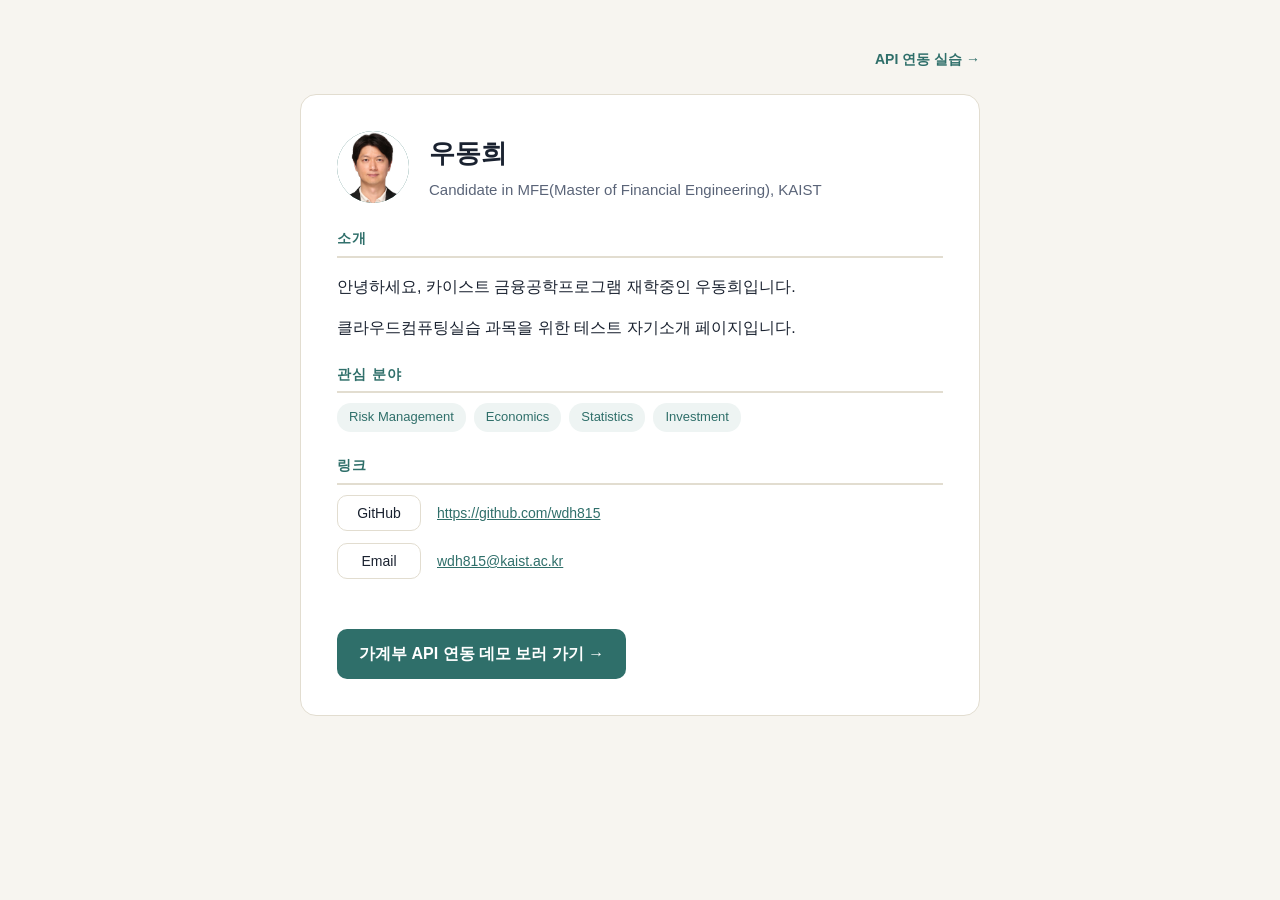
<file: expense-frontend/index.html>
<!DOCTYPE html>
<html lang="ko">
<head>
<meta charset="UTF-8">
<meta name="viewport" content="width=device-width, initial-scale=1.0">
<title>개인 소개</title>
<link rel="stylesheet" href="style.css">
</head>
<body>
<div class="page">
  <nav class="nav">
    <a href="demo.html">API 연동 실습 →</a>
  </nav>

  <div class="profile-card">
    <div class="profile-header">
      <img class="avatar" src="profile.jpg" alt="우동희 프로필 사진">
      <div>
        <h1>우동희</h1>
        <p class="tagline">Candidate in MFE(Master of Financial Engineering), KAIST </p>
      </div>
    </div>

    <div class="section">
      <h2>소개</h2>
      <p>안녕하세요, 카이스트 금융공학프로그램 재학중인 우동희입니다.</p> 
      <p>클라우드컴퓨팅실습 과목을 위한 테스트 자기소개 페이지입니다.</p>
    </div>

    <div class="section">
      <h2>관심 분야</h2>
      <div class="tags">
        <span>Risk Management</span>
        <span>Economics</span>
        <span>Statistics</span>
        <span>Investment</span>
      </div>
    </div>

    <div class="section">
      <h2>링크</h2>
      <div class="links">
        <div class="link-row">
          <a href="https://github.com/wdh815" target="_blank" rel="noopener">GitHub</a>
          <a class="link-url" href="https://github.com/wdh815" target="_blank" rel="noopener">https://github.com/wdh815</a>
        </div>
        <div class="link-row">
          <a href="mailto:wdh815@kaist.ac.kr">Email</a>
          <a class="link-url" href="mailto:wdh815@kaist.ac.kr">wdh815@kaist.ac.kr</a>
        </div>
      </div>
    </div>

    <a class="cta" href="demo.html">가계부 API 연동 데모 보러 가기 →</a>
  </div>
</div>
</body>
</html>
</file>
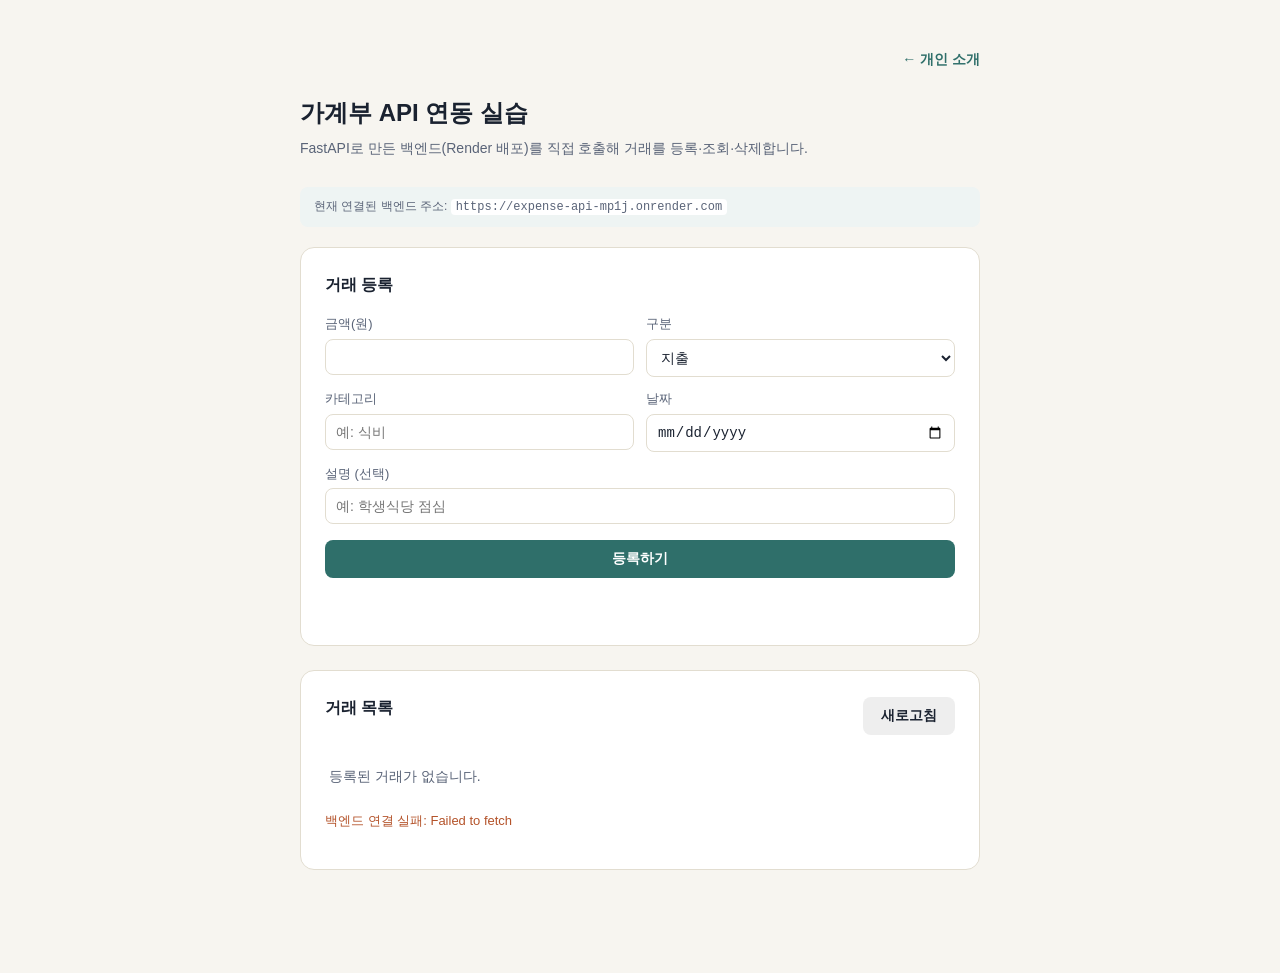
<file: expense-frontend/demo.html>
<!DOCTYPE html>
<html lang="ko">
<head>
<meta charset="UTF-8">
<meta name="viewport" content="width=device-width, initial-scale=1.0">
<title>API 연동 실습</title>
<link rel="stylesheet" href="style.css">
</head>
<body>
<div class="page">
  <nav class="nav">
    <a href="index.html">← 개인 소개</a>
  </nav>

  <h1 class="demo-title">가계부 API 연동 실습</h1>
  <p class="subtitle">FastAPI로 만든 백엔드(Render 배포)를 직접 호출해 거래를 등록·조회·삭제합니다.</p>

  <p class="api-note">현재 연결된 백엔드 주소: <code id="api-base-label"></code></p>

  <div class="card">
    <h2>거래 등록</h2>
    <form class="tx-form" id="transaction-form">
      <div>
        <label for="amount">금액(원)</label>
        <input type="number" id="amount" name="amount" min="1" step="1" required>
      </div>
      <div>
        <label for="type">구분</label>
        <select id="type" name="type" required>
          <option value="expense">지출</option>
          <option value="income">수입</option>
        </select>
      </div>
      <div>
        <label for="category">카테고리</label>
        <input type="text" id="category" name="category" maxlength="50" placeholder="예: 식비" required>
      </div>
      <div>
        <label for="occurred_on">날짜</label>
        <input type="date" id="occurred_on" name="occurred_on" required>
      </div>
      <div class="full">
        <label for="description">설명 (선택)</label>
        <input type="text" id="description" name="description" maxlength="200" placeholder="예: 학생식당 점심">
      </div>
      <button type="submit" class="submit-btn">등록하기</button>
    </form>
    <p class="status" id="form-status"></p>
  </div>

  <div class="card">
    <div class="list-header">
      <h2>거래 목록</h2>
      <button type="button" class="refresh-btn" id="refresh-btn">새로고침</button>
    </div>
    <ul class="tx-list" id="transaction-list"></ul>
    <p class="status" id="list-status"></p>
  </div>
</div>

<script src="script.js"></script>
</body>
</html>
</file>
<file: expense-frontend/style.css>
:root {
  --ink: #1a2230;
  --ink-soft: #5a6478;
  --paper: #f7f5f0;
  --card: #ffffff;
  --line: #e2ddd0;
  --accent: #2f6f6a;
  --accent-2: #b4532a;
  --income: #2f6f6a;
  --expense: #b4532a;
}

* { box-sizing: border-box; }

body {
  margin: 0;
  background: var(--paper);
  color: var(--ink);
  font-family: "Pretendard", -apple-system, BlinkMacSystemFont, "Malgun Gothic",
    "Apple SD Gothic Neo", "Noto Sans KR", sans-serif;
  line-height: 1.6;
}

.page {
  max-width: 720px;
  margin: 0 auto;
  padding: 48px 20px 80px;
}

.nav {
  display: flex;
  justify-content: flex-end;
  gap: 12px;
  margin-bottom: 24px;
  font-size: 14px;
}

.nav a {
  color: var(--accent);
  text-decoration: none;
  font-weight: 600;
}

.nav a:hover { text-decoration: underline; }

/* 개인 소개 페이지 */
.profile-card {
  background: var(--card);
  border: 1px solid var(--line);
  border-radius: 16px;
  padding: 36px;
}

.profile-header {
  display: flex;
  align-items: center;
  gap: 20px;
  margin-bottom: 24px;
}

.avatar {
  width: 72px;
  height: 72px;
  border-radius: 50%;
  background: var(--accent);
  color: #fff;
  display: flex;
  align-items: center;
  justify-content: center;
  font-size: 28px;
  font-weight: 700;
  flex-shrink: 0;
  object-fit: cover;
  object-position: center 20%;
}

.profile-header h1 { margin: 0 0 4px; font-size: 26px; }
.profile-header .tagline { margin: 0; color: var(--ink-soft); font-size: 15px; }

.section { margin: 22px 0; }
.section h2 {
  font-size: 14px;
  letter-spacing: 1px;
  text-transform: uppercase;
  color: var(--accent);
  border-bottom: 2px solid var(--line);
  padding-bottom: 6px;
  margin-bottom: 10px;
}

.tags { display: flex; flex-wrap: wrap; gap: 8px; }
.tags span {
  background: #eef4f3;
  color: var(--accent);
  font-size: 13px;
  padding: 4px 12px;
  border-radius: 14px;
}

.links { display: flex; flex-direction: column; gap: 12px; }
.link-row { display: flex; align-items: center; gap: 16px; }
.links a {
  color: var(--ink);
  text-decoration: none;
  font-size: 14px;
  border: 1px solid var(--line);
  padding: 6px 14px;
  border-radius: 10px;
  min-width: 84px;
  text-align: center;
}
.links a:hover { border-color: var(--accent); color: var(--accent); }
.links a.link-url {
  color: var(--accent);
  border: none;
  padding: 0;
  min-width: 0;
  text-align: left;
  text-decoration: underline;
  word-break: break-all;
}
.links a.link-url:hover { opacity: 0.8; }

.cta {
  display: inline-block;
  margin-top: 28px;
  background: var(--accent);
  color: #fff;
  text-decoration: none;
  font-weight: 600;
  padding: 12px 22px;
  border-radius: 10px;
}
.cta:hover { opacity: 0.9; }

/* 데모 페이지 */
h1.demo-title { font-size: 24px; margin-bottom: 4px; }
.subtitle { color: var(--ink-soft); font-size: 14px; margin-top: 0; margin-bottom: 28px; }

.card {
  background: var(--card);
  border: 1px solid var(--line);
  border-radius: 14px;
  padding: 24px;
  margin-bottom: 24px;
}

.card h2 { font-size: 16px; margin: 0 0 16px; }

form.tx-form {
  display: grid;
  grid-template-columns: 1fr 1fr;
  gap: 12px;
}

form.tx-form .full { grid-column: 1 / -1; }

label { font-size: 13px; color: var(--ink-soft); display: block; margin-bottom: 4px; }

input, select {
  width: 100%;
  padding: 9px 10px;
  border: 1px solid var(--line);
  border-radius: 8px;
  font-size: 14px;
  background: #fff;
  color: var(--ink);
}

button {
  cursor: pointer;
  border: none;
  border-radius: 8px;
  padding: 10px 18px;
  font-size: 14px;
  font-weight: 600;
}

.submit-btn {
  grid-column: 1 / -1;
  background: var(--accent);
  color: #fff;
  margin-top: 4px;
}
.submit-btn:hover { opacity: 0.9; }

.list-header {
  display: flex;
  justify-content: space-between;
  align-items: center;
}

.refresh-btn {
  background: #eee;
  color: var(--ink);
}
.refresh-btn:hover { background: #e2ddd0; }

ul.tx-list { list-style: none; padding: 0; margin: 16px 0 0; }

ul.tx-list li.item {
  display: flex;
  align-items: center;
  gap: 12px;
  padding: 10px 4px;
  border-bottom: 1px solid var(--line);
  font-size: 14px;
}

ul.tx-list li.empty {
  color: var(--ink-soft);
  padding: 12px 4px;
  font-size: 14px;
}

.item .category { flex: 1; font-weight: 600; }
.item .description {
  display: block;
  font-weight: 400;
  font-size: 12px;
  color: var(--ink-soft);
  margin-top: 2px;
}
.item .date { color: var(--ink-soft); font-size: 13px; }
.item.income .amount { color: var(--income); font-weight: 700; }
.item.expense .amount { color: var(--expense); font-weight: 700; }

.delete-btn {
  background: transparent;
  color: var(--ink-soft);
  border: 1px solid var(--line);
  padding: 4px 10px;
  font-size: 12px;
}
.delete-btn:hover { color: var(--expense); border-color: var(--expense); }

.status {
  font-size: 13px;
  margin-top: 12px;
  min-height: 18px;
}
.status.error { color: var(--expense); }
.status.ok { color: var(--income); }

.api-note {
  font-size: 12px;
  color: var(--ink-soft);
  background: #eef4f3;
  border-radius: 8px;
  padding: 10px 14px;
  margin-bottom: 20px;
}
.api-note code { background: #fff; padding: 1px 5px; border-radius: 4px; }
</file>
